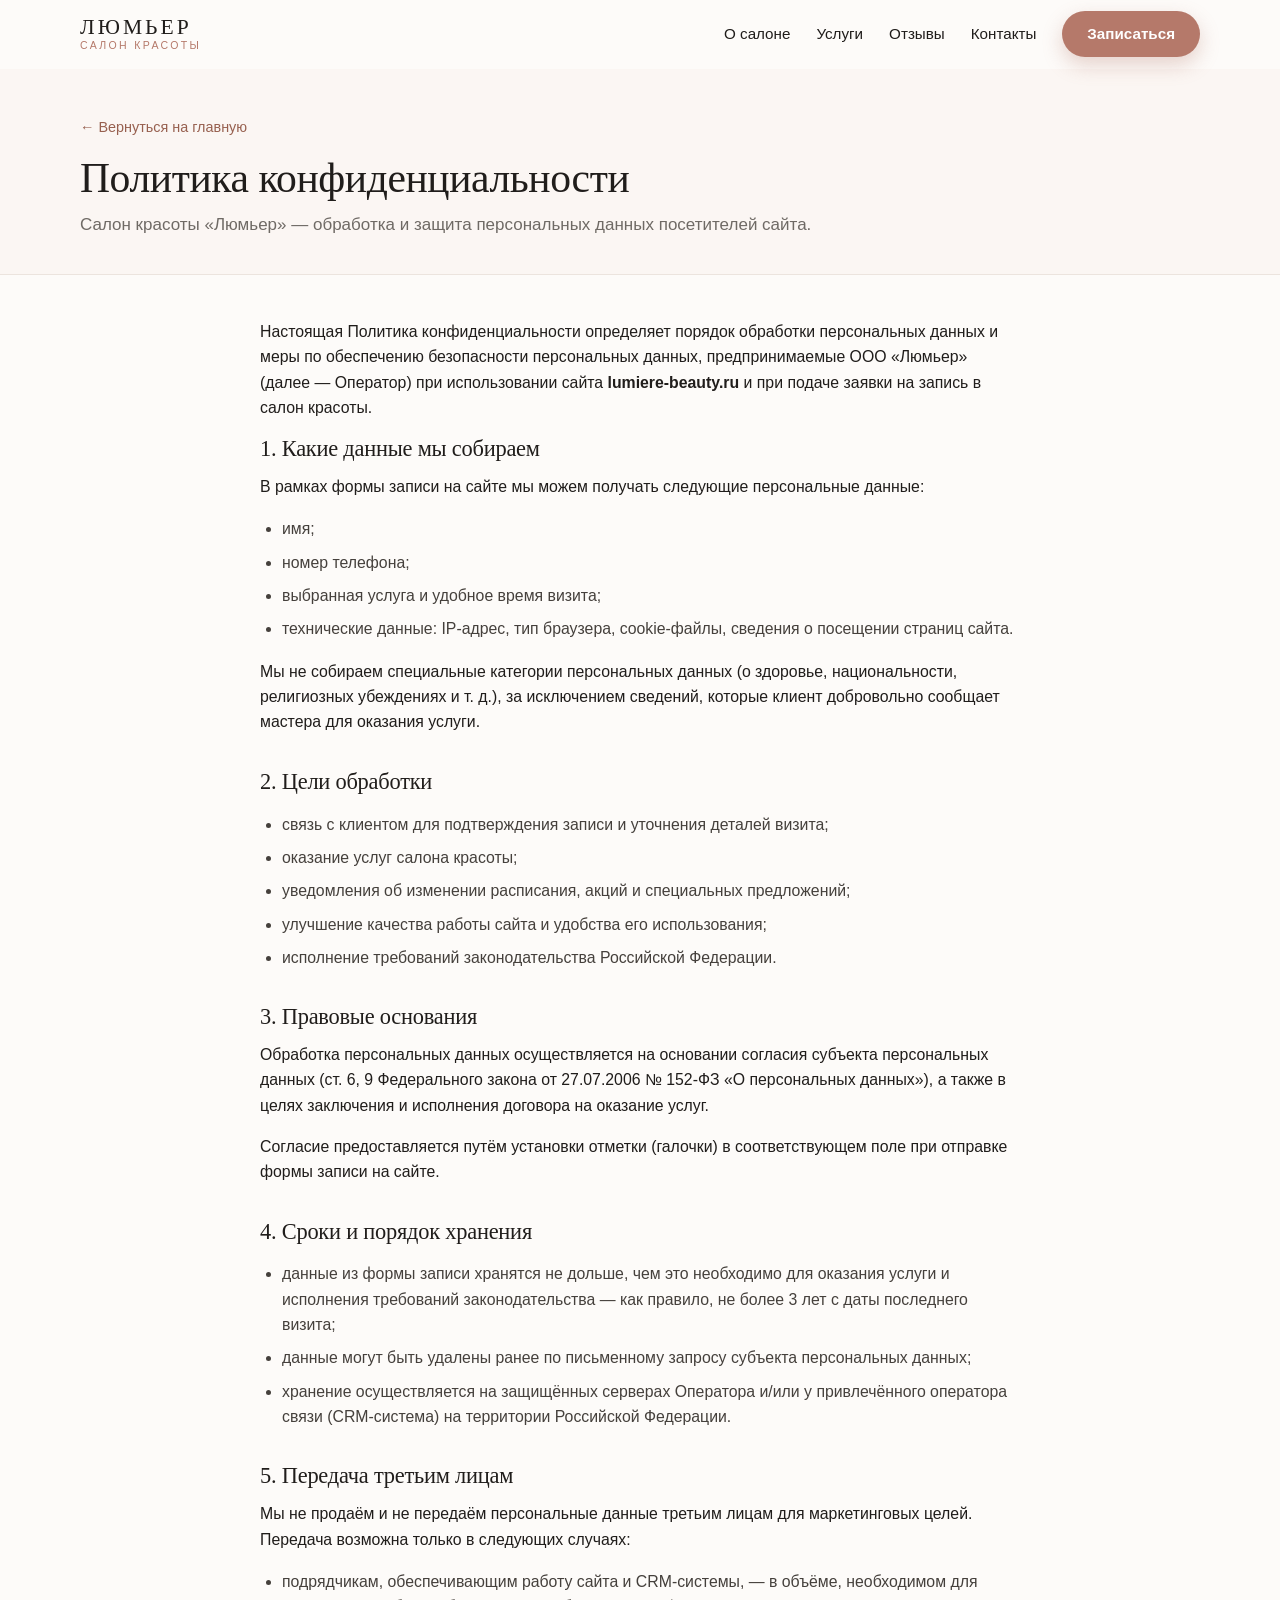
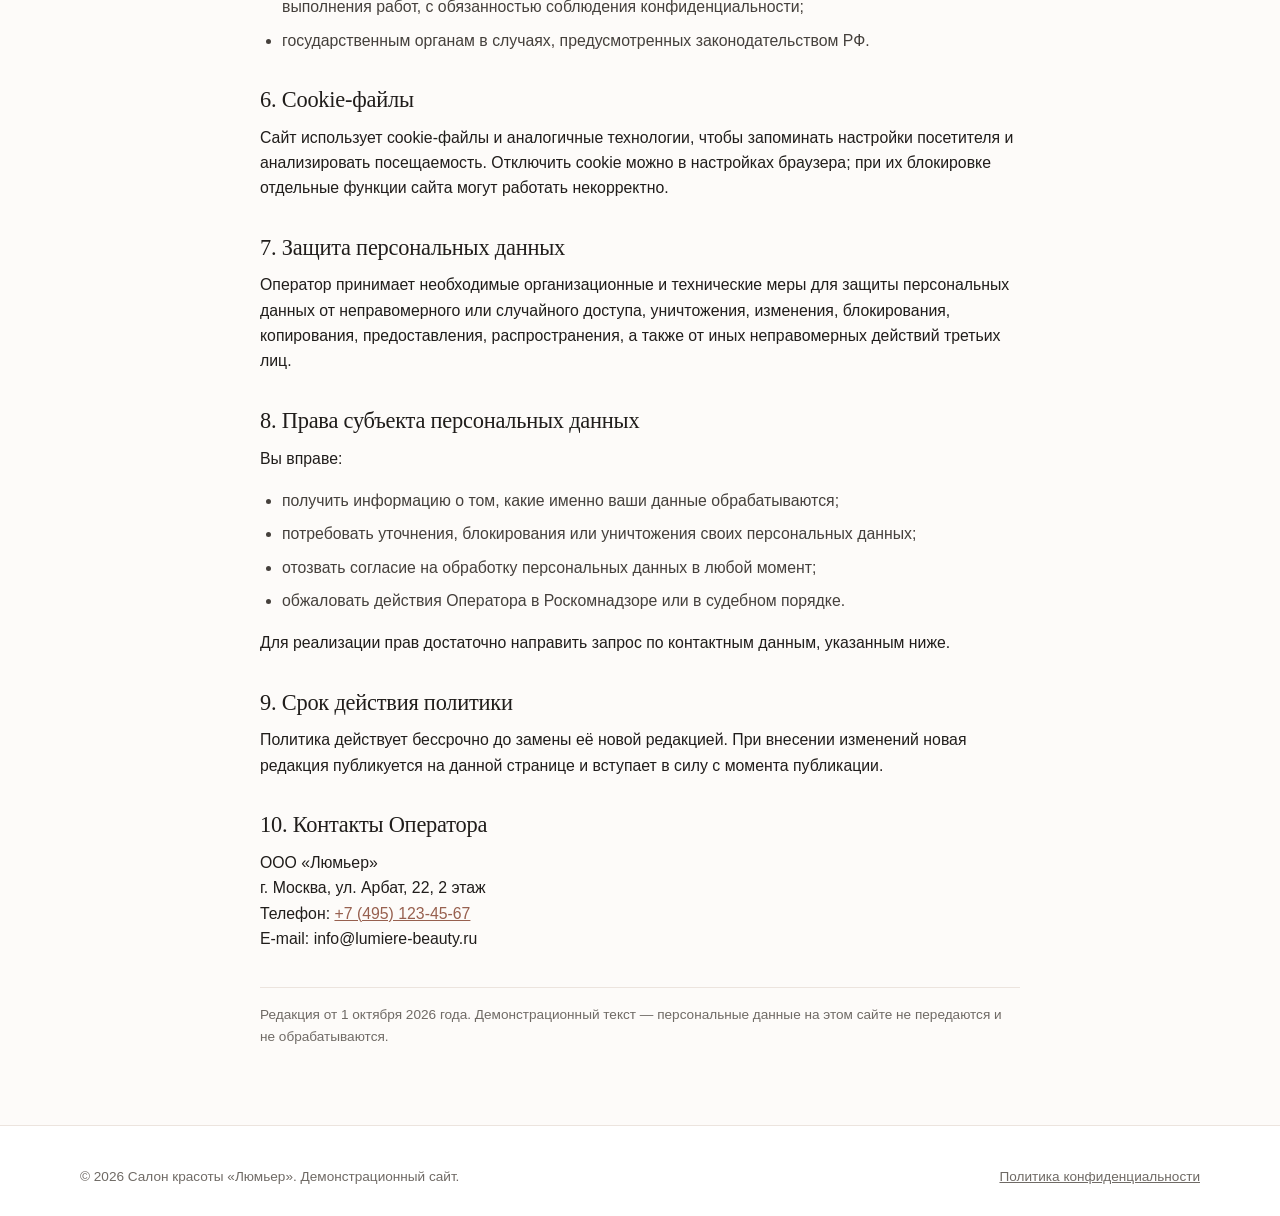
<file: policy.html>
<!DOCTYPE html>
<html lang="ru">
<head>
  <meta charset="UTF-8">
  <meta name="viewport" content="width=device-width, initial-scale=1.0">
  <title>Политика конфиденциальности — салон красоты «Люмьер»</title>
  <meta name="description" content="Политика конфиденциальности и обработки персональных данных салона красоты «Люмьер».">
  <link rel="icon" href="favicon.svg" type="image/svg+xml">
  <link rel="stylesheet" href="style.css">
</head>
<body>

<header class="header" id="header">
  <div class="container nav">
    <a class="logo" href="index.html">
      <b>ЛЮМЬЕР</b>
      <span>салон красоты</span>
    </a>

    <nav class="nav-links" id="navLinks">
      <a href="index.html#about">О салоне</a>
      <a href="index.html#services">Услуги</a>
      <a href="index.html#reviews">Отзывы</a>
      <a href="index.html#contacts">Контакты</a>
      <a class="btn btn-accent" href="index.html#booking">Записаться</a>
    </nav>

    <button class="burger" id="burger" aria-label="Открыть меню" aria-expanded="false" aria-controls="navLinks">
      <span></span>
    </button>
  </div>
</header>

<main>
  <div class="page-head">
    <div class="container">
      <a class="back-link" href="index.html">← Вернуться на главную</a>
      <h1>Политика конфиденциальности</h1>
      <p>Салон красоты «Люмьер» — обработка и защита персональных данных посетителей сайта.</p>
    </div>
  </div>

  <article class="article">
    <p>Настоящая Политика конфиденциальности определяет порядок обработки персональных данных и меры по обеспечению безопасности персональных данных, предпринимаемые ООО «Люмьер» (далее — Оператор) при использовании сайта <strong>lumiere-beauty.ru</strong> и при подаче заявки на запись в салон красоты.</p>

    <h2>1. Какие данные мы собираем</h2>
    <p>В рамках формы записи на сайте мы можем получать следующие персональные данные:</p>
    <ul>
      <li>имя;</li>
      <li>номер телефона;</li>
      <li>выбранная услуга и удобное время визита;</li>
      <li>технические данные: IP-адрес, тип браузера, cookie-файлы, сведения о посещении страниц сайта.</li>
    </ul>
    <p>Мы не собираем специальные категории персональных данных (о здоровье, национальности, религиозных убеждениях и т. д.), за исключением сведений, которые клиент добровольно сообщает мастера для оказания услуги.</p>

    <h2>2. Цели обработки</h2>
    <ul>
      <li>связь с клиентом для подтверждения записи и уточнения деталей визита;</li>
      <li>оказание услуг салона красоты;</li>
      <li>уведомления об изменении расписания, акций и специальных предложений;</li>
      <li>улучшение качества работы сайта и удобства его использования;</li>
      <li>исполнение требований законодательства Российской Федерации.</li>
    </ul>

    <h2>3. Правовые основания</h2>
    <p>Обработка персональных данных осуществляется на основании согласия субъекта персональных данных (ст. 6, 9 Федерального закона от 27.07.2006 № 152-ФЗ «О персональных данных»), а также в целях заключения и исполнения договора на оказание услуг.</p>
    <p>Согласие предоставляется путём установки отметки (галочки) в соответствующем поле при отправке формы записи на сайте.</p>

    <h2>4. Сроки и порядок хранения</h2>
    <ul>
      <li>данные из формы записи хранятся не дольше, чем это необходимо для оказания услуги и исполнения требований законодательства — как правило, не более 3 лет с даты последнего визита;</li>
      <li>данные могут быть удалены ранее по письменному запросу субъекта персональных данных;</li>
      <li>хранение осуществляется на защищённых серверах Оператора и/или у привлечённого оператора связи (CRM-система) на территории Российской Федерации.</li>
    </ul>

    <h2>5. Передача третьим лицам</h2>
    <p>Мы не продаём и не передаём персональные данные третьим лицам для маркетинговых целей. Передача возможна только в следующих случаях:</p>
    <ul>
      <li>подрядчикам, обеспечивающим работу сайта и CRM-системы, — в объёме, необходимом для выполнения работ, с обязанностью соблюдения конфиденциальности;</li>
      <li>государственным органам в случаях, предусмотренных законодательством РФ.</li>
    </ul>

    <h2>6. Cookie-файлы</h2>
    <p>Сайт использует cookie-файлы и аналогичные технологии, чтобы запоминать настройки посетителя и анализировать посещаемость. Отключить cookie можно в настройках браузера; при их блокировке отдельные функции сайта могут работать некорректно.</p>

    <h2>7. Защита персональных данных</h2>
    <p>Оператор принимает необходимые организационные и технические меры для защиты персональных данных от неправомерного или случайного доступа, уничтожения, изменения, блокирования, копирования, предоставления, распространения, а также от иных неправомерных действий третьих лиц.</p>

    <h2>8. Права субъекта персональных данных</h2>
    <p>Вы вправе:</p>
    <ul>
      <li>получить информацию о том, какие именно ваши данные обрабатываются;</li>
      <li>потребовать уточнения, блокирования или уничтожения своих персональных данных;</li>
      <li>отозвать согласие на обработку персональных данных в любой момент;</li>
      <li>обжаловать действия Оператора в Роскомнадзоре или в судебном порядке.</li>
    </ul>
    <p>Для реализации прав достаточно направить запрос по контактным данным, указанным ниже.</p>

    <h2>9. Срок действия политики</h2>
    <p>Политика действует бессрочно до замены её новой редакцией. При внесении изменений новая редакция публикуется на данной странице и вступает в силу с момента публикации.</p>

    <h2>10. Контакты Оператора</h2>
    <p>
      ООО «Люмьер»<br>
      г. Москва, ул. Арбат, 22, 2 этаж<br>
      Телефон: <a href="tel:+74951234567">+7 (495) 123-45-67</a><br>
      E-mail: info@lumiere-beauty.ru
    </p>

    <p class="updated">Редакция от 1 октября 2026 года. Демонстрационный текст — персональные данные на этом сайте не передаются и не обрабатываются.</p>
  </article>
</main>

<footer class="footer">
  <div class="container">
    <div class="footer-bottom" style="margin-top:0;border-top:0;padding-top:0">
      <span>© <span id="year">2026</span> Салон красоты «Люмьер». Демонстрационный сайт.</span>
      <a href="policy.html">Политика конфиденциальности</a>
    </div>
  </div>
</footer>

<script src="script.js"></script>
</body>
</html>
</file>
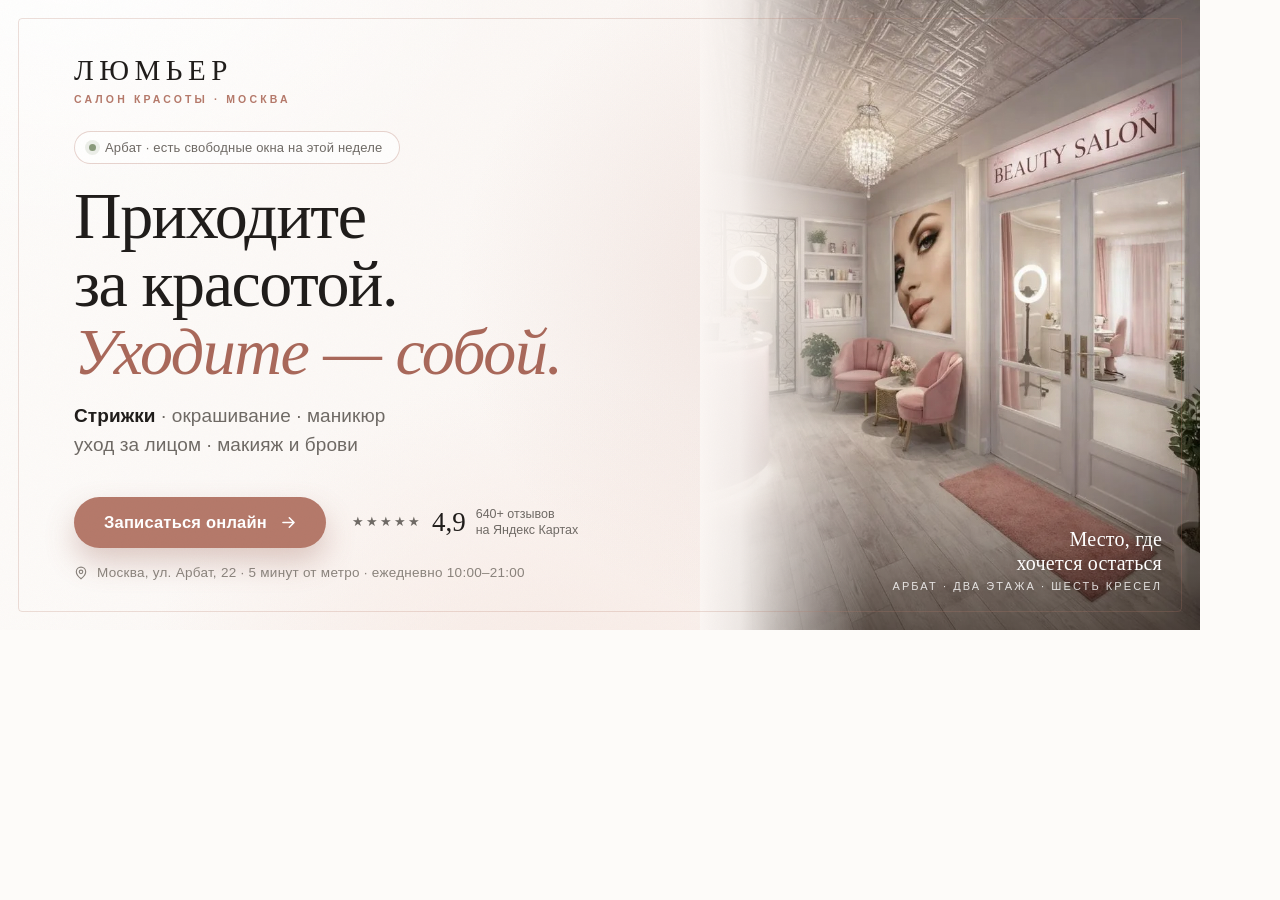
<file: tools/og-card.html>
<!DOCTYPE html>
<html lang="ru">
<head>
<meta charset="UTF-8">
<meta name="robots" content="noindex, nofollow">
<title>OG-карточка «Люмьер»</title>
<style>
  @page { size: 1200px 630px; margin: 0; }

  * { box-sizing: border-box; margin: 0; padding: 0; }

  html, body {
    width: 1200px;
    height: 630px;
    overflow: hidden;
  }

  body {
    font-family: "Segoe UI", -apple-system, BlinkMacSystemFont, Arial, sans-serif;
    color: #201d1b;
    background: #fdfbf9;
  }

  .card {
    position: relative;
    width: 1200px;
    height: 630px;
    overflow: hidden;
    background:
      radial-gradient(720px 520px at 6% -12%, #ffffff 0%, rgba(255,255,255,0) 62%),
      radial-gradient(640px 560px at 46% 118%, #f7e9e3 0%, rgba(247,233,227,0) 66%),
      linear-gradient(104deg, #fdfbf9 0%, #fbf6f3 58%, #f7efec 100%);
  }

  /* мягкое свечение слева от фотографии */
  .card::before {
    content: "";
    position: absolute;
    inset: 0;
    background: radial-gradient(480px 480px at 66% 46%, rgba(181,121,106,0.14), rgba(181,121,106,0) 70%);
    pointer-events: none;
  }

  /* тонкая внутренняя рамка */
  .card::after {
    content: "";
    position: absolute;
    inset: 18px;
    border: 1px solid rgba(181, 121, 106, 0.24);
    border-radius: 4px;
    pointer-events: none;
    z-index: 5;
  }

  .content {
    position: relative;
    z-index: 3;
    width: 700px;
    height: 100%;
    padding: 56px 0 50px 74px;
    display: flex;
    flex-direction: column;
    justify-content: space-between;
  }

  /* ---------- шапка ---------- */
  .brand { display: block; }

  .brand-name {
    font-family: Georgia, "Times New Roman", serif;
    font-size: 29px;
    line-height: 1;
    letter-spacing: 0.19em;
    color: #201d1b;
  }

  .brand-sub {
    margin-top: 9px;
    font-size: 10.5px;
    line-height: 1;
    letter-spacing: 0.3em;
    text-transform: uppercase;
    color: #b5796a;
    font-weight: 600;
  }

  .badge {
    display: inline-flex;
    align-items: center;
    gap: 9px;
    margin-top: 26px;
    padding: 9px 17px 9px 14px;
    border: 1px solid rgba(181, 121, 106, 0.32);
    border-radius: 999px;
    background: rgba(255, 255, 255, 0.66);
    font-size: 13px;
    line-height: 1;
    letter-spacing: 0.015em;
    color: #6f6a65;
    white-space: nowrap;
  }

  .dot {
    width: 7px;
    height: 7px;
    border-radius: 50%;
    background: #8a9a7b;
    box-shadow: 0 0 0 4px rgba(138, 154, 123, 0.16);
  }

  h1 {
    margin-top: 18px;
    font-family: Georgia, "Times New Roman", serif;
    font-size: 66px;
    font-weight: 400;
    line-height: 1.035;
    letter-spacing: -0.022em;
    color: #201d1b;
  }

  h1 em {
    font-style: italic;
    color: #a9685a;
  }

  .services {
    margin-top: 16px;
    font-size: 19px;
    line-height: 1.5;
    letter-spacing: 0.005em;
    color: #6f6a65;
  }

  .services b { color: #201d1b; font-weight: 600; }

  /* ---------- низ ---------- */
  .cta-row {
    display: flex;
    align-items: center;
    gap: 26px;
  }

  .cta {
    display: inline-flex;
    align-items: center;
    gap: 12px;
    padding: 16px 28px 16px 30px;
    border-radius: 999px;
    background: #b5796a;
    color: #ffffff;
    font-size: 16.5px;
    font-weight: 600;
    letter-spacing: 0.012em;
    box-shadow: 0 14px 30px rgba(150, 90, 75, 0.3);
    white-space: nowrap;
  }

  .cta svg { display: block; }

  .rating {
    display: flex;
    align-items: center;
    gap: 10px;
    white-space: nowrap;
  }

  .stars {
    font-size: 15px;
    letter-spacing: 2px;
    color: #b5796a;
    line-height: 1;
  }

  .rating b {
    font-family: Georgia, "Times New Roman", serif;
    font-size: 27px;
    font-weight: 400;
    line-height: 1;
    color: #201d1b;
  }

  .rating span {
    font-size: 12.5px;
    line-height: 1.25;
    color: #6f6a65;
    max-width: 104px;
    white-space: normal;
  }

  .address {
    margin-top: 17px;
    display: flex;
    align-items: center;
    gap: 9px;
    font-size: 13.5px;
    letter-spacing: 0.02em;
    color: #8a837c;
  }

  .address svg { display: block; flex: none; }

  /* ---------- фото ---------- */
  .photo {
    position: absolute;
    z-index: 1;
    top: 0;
    right: 0;
    width: 500px;
    height: 630px;
    overflow: hidden;
    background: #e9ddd6;
  }

  .photo img {
    position: absolute;
    inset: 0;
    width: 100%;
    height: 100%;
    object-fit: cover;
    object-position: 50% 50%;
  }

  /* растворяем левый край фото в фоне */
  .photo-fade {
    position: absolute;
    inset: 0;
    background:
      linear-gradient(90deg, #fbf6f3 0%, rgba(251,246,243,0.92) 8%, rgba(251,246,243,0) 34%),
      linear-gradient(0deg, rgba(28, 18, 12, 0.58) 0%, rgba(28, 18, 12, 0.22) 20%, rgba(28, 18, 12, 0) 46%);
    pointer-events: none;
  }

  /* УТП поверх фото */
  .photo-note {
    position: absolute;
    right: 38px;
    bottom: 38px;
    z-index: 4;
    text-align: right;
    color: #ffffff;
    text-shadow: 0 1px 12px rgba(30, 18, 12, 0.35);
  }

  .photo-note b {
    display: block;
    font-family: Georgia, "Times New Roman", serif;
    font-size: 20px;
    font-weight: 400;
    letter-spacing: 0.01em;
    line-height: 1.2;
  }

  .photo-note span {
    display: block;
    margin-top: 5px;
    font-size: 11px;
    letter-spacing: 0.19em;
    text-transform: uppercase;
    opacity: 0.82;
  }

  .grain {
    position: absolute;
    inset: 0;
    z-index: 4;
    opacity: 0.045;
    mix-blend-mode: multiply;
    pointer-events: none;
    background-image: url("data:image/svg+xml,%3Csvg xmlns='http://www.w3.org/2000/svg' width='180' height='180'%3E%3Cfilter id='n'%3E%3CfeTurbulence type='fractalNoise' baseFrequency='0.85' numOctaves='3'/%3E%3C/filter%3E%3Crect width='180' height='180' filter='url(%23n)' opacity='0.6'/%3E%3C/svg%3E");
  }
</style>
</head>
<body>
  <div class="card">

    <div class="photo">
      <img src="../images/интерьер2.webp" alt="">
      <div class="photo-fade"></div>
      <div class="photo-note">
        <b>Место, где<br>хочется остаться</b>
        <span>Арбат · два этажа · шесть кресел</span>
      </div>
    </div>

    <div class="content">
      <div class="top">
        <div class="brand">
          <div class="brand-name">ЛЮМЬЕР</div>
          <div class="brand-sub">салон красоты · Москва</div>
        </div>

        <div class="badge">
          <span class="dot"></span>
          Арбат · есть свободные окна на этой неделе
        </div>

        <h1>Приходите<br>за красотой.<br><em>Уходите — собой.</em></h1>

        <p class="services">
          <b>Стрижки</b> · окрашивание · маникюр<br>
          уход за лицом · макияж и брови
        </p>
      </div>

      <div class="bottom">
        <div class="cta-row">
          <div class="cta">
            Записаться онлайн
            <svg width="19" height="19" viewBox="0 0 24 24" fill="none" stroke="currentColor" stroke-width="2" stroke-linecap="round" stroke-linejoin="round" aria-hidden="true">
              <path d="M5 12h14M13 6l6 6-6 6"/>
            </svg>
          </div>

          <div class="rating">
            <span class="stars" aria-hidden="true">★★★★★</span>
            <b>4,9</b>
            <span>640+ отзывов<br>на Яндекс Картах</span>
          </div>
        </div>

        <div class="address">
          <svg width="14" height="14" viewBox="0 0 24 24" fill="none" stroke="currentColor" stroke-width="2" stroke-linecap="round" stroke-linejoin="round" aria-hidden="true">
            <path d="M20 10c0 6-8 12-8 12S4 16 4 10a8 8 0 1 1 16 0Z"/><circle cx="12" cy="10" r="3"/>
          </svg>
          Москва, ул. Арбат, 22 · 5 минут от метро · ежедневно 10:00–21:00
        </div>
      </div>
    </div>

    <div class="grain"></div>
  </div>
</body>
</html>
</file>
<file: style.css>
/* ============================================
   Салон красоты «Люмьер» — стили демо-сайта
   ============================================ */

:root {
  --bg: #fdfbf9;
  --surface: #ffffff;
  --cream: #fbf6f3;
  --blush: #f7efec;
  --line: #ece4de;
  --ink: #201d1b;
  --muted: #6f6a65;
  --accent: #b5796a;
  --accent-dark: #97604f;
  --accent-soft: #f0e0da;
  --radius: 20px;
  --radius-sm: 12px;
  --shadow: 0 10px 30px rgba(60, 40, 30, 0.07);
  --shadow-lg: 0 24px 60px rgba(60, 40, 30, 0.12);
  --font-sans: -apple-system, BlinkMacSystemFont, "Segoe UI", Roboto,
    "Helvetica Neue", Arial, sans-serif;
  --font-serif: Georgia, "PT Serif", "Times New Roman", serif;
  --header-h: 68px;
}

*,
*::before,
*::after {
  box-sizing: border-box;
}

html {
  scroll-behavior: smooth;
}

body {
  margin: 0;
  font-family: var(--font-sans);
  font-size: 17px;
  line-height: 1.6;
  color: var(--ink);
  background: var(--bg);
  -webkit-font-smoothing: antialiased;
  overflow-x: clip;
}

img {
  max-width: 100%;
  display: block;
}

a {
  color: var(--accent-dark);
}

h1,
h2,
h3 {
  font-family: var(--font-serif);
  font-weight: 400;
  line-height: 1.15;
  letter-spacing: -0.01em;
  margin: 0 0 0.5em;
}

h1 {
  font-size: clamp(2rem, 5vw, 3rem);
}

h2 {
  font-size: clamp(1.7rem, 4vw, 2.6rem);
}

h3 {
  font-size: 1.2rem;
}

p {
  margin: 0 0 1em;
}

.container {
  width: 100%;
  max-width: 1160px;
  margin: 0 auto;
  padding: 0 20px;
}

section {
  scroll-margin-top: calc(var(--header-h) + 10px);
}

#booking {
  scroll-margin-top: calc(var(--header-h) + 12px);
}

.section {
  padding: 64px 0;
}

.section-head {
  text-align: center;
  max-width: 640px;
  margin: 0 auto 40px;
}

.eyebrow {
  display: inline-block;
  font-size: 0.78rem;
  letter-spacing: 0.18em;
  text-transform: uppercase;
  color: var(--accent);
  font-weight: 600;
  margin-bottom: 12px;
}

.section-head p {
  color: var(--muted);
  margin: 0;
}

/* ---------- Кнопки ---------- */
.btn {
  display: inline-flex;
  align-items: center;
  justify-content: center;
  gap: 8px;
  padding: 14px 30px;
  border-radius: 999px;
  border: 1px solid transparent;
  font: inherit;
  font-size: 1rem;
  font-weight: 600;
  text-decoration: none;
  cursor: pointer;
  transition: background 0.2s ease, color 0.2s ease, transform 0.15s ease,
    box-shadow 0.2s ease;
}

.btn:active {
  transform: translateY(1px);
}

.btn-accent {
  background: var(--accent);
  color: #fff;
  box-shadow: 0 8px 20px rgba(181, 121, 106, 0.32);
}

.btn-accent:hover {
  background: var(--accent-dark);
  color: #fff;
}

.btn-ghost {
  background: transparent;
  color: var(--ink);
  border-color: var(--line);
}

.btn-ghost:hover {
  border-color: var(--accent);
  color: var(--accent-dark);
}

.btn-block {
  width: 100%;
}

/* ---------- Шапка ---------- */
.header {
  position: sticky;
  top: 0;
  z-index: 50;
  background: rgba(253, 251, 249, 0.88);
  backdrop-filter: blur(12px);
  -webkit-backdrop-filter: blur(12px);
  border-bottom: 1px solid transparent;
  transition: border-color 0.25s ease, box-shadow 0.25s ease;
}

.header.scrolled {
  border-bottom-color: var(--line);
  box-shadow: 0 4px 20px rgba(60, 40, 30, 0.06);
}

.nav {
  height: var(--header-h);
  display: flex;
  align-items: center;
  justify-content: space-between;
  gap: 16px;
}

.logo {
  display: flex;
  flex-direction: column;
  text-decoration: none;
  color: var(--ink);
  line-height: 1.1;
}

.logo b {
  font-family: var(--font-serif);
  font-size: 1.35rem;
  font-weight: 400;
  letter-spacing: 0.14em;
}

.logo span {
  font-size: 0.66rem;
  letter-spacing: 0.22em;
  text-transform: uppercase;
  color: var(--accent);
}

.nav-links {
  display: flex;
  align-items: center;
  gap: 26px;
}

.nav-links a:not(.btn) {
  color: var(--ink);
  text-decoration: none;
  font-size: 0.95rem;
  font-weight: 500;
  transition: color 0.2s ease;
}

.nav-links a:not(.btn):hover {
  color: var(--accent-dark);
}

.nav-links .btn {
  padding: 10px 24px;
  font-size: 0.95rem;
}

.burger {
  display: none;
  width: 44px;
  height: 44px;
  border: 1px solid var(--line);
  border-radius: 12px;
  background: var(--surface);
  cursor: pointer;
  padding: 0;
  align-items: center;
  justify-content: center;
}

.burger span {
  position: relative;
  display: block;
  width: 18px;
  height: 2px;
  background: var(--ink);
  border-radius: 2px;
  transition: background 0.2s ease;
}

.burger span::before,
.burger span::after {
  content: "";
  position: absolute;
  left: 0;
  width: 18px;
  height: 2px;
  background: var(--ink);
  border-radius: 2px;
  transition: transform 0.25s ease, top 0.25s ease;
}

.burger span::before {
  top: -6px;
}

.burger span::after {
  top: 6px;
}

.header.open .burger span {
  background: transparent;
}

.header.open .burger span::before {
  top: 0;
  transform: rotate(45deg);
}

.header.open .burger span::after {
  top: 0;
  transform: rotate(-45deg);
}

/* ---------- Первый экран с формой записи ---------- */
.hero {
  position: relative;
  padding: 44px 0 52px;
  /* clip, а не hidden: иначе scrollIntoView() «залипает» на этом блоке */
  overflow: clip;
  /* фото салона + светлый скрим: картинка видна, а текст и форма остаются читаемыми */
  background-color: var(--cream);
  background-image:
    linear-gradient(
      95deg,
      rgba(253, 251, 249, 0.95) 0%,
      rgba(253, 251, 249, 0.88) 42%,
      rgba(252, 248, 246, 0.72) 70%,
      rgba(250, 244, 241, 0.62) 100%
    ),
    url("images/hero-haircut.jpg");
  background-repeat: no-repeat;
  background-position: center, center 30%;
  background-size: cover, cover;
}

.hero > .container {
  position: relative;
  z-index: 1;
}

.hero-grid {
  display: grid;
  grid-template-columns: 1fr;
  grid-template-areas:
    "copy"
    "form"
    "trust";
  gap: 26px;
  align-items: center;
}

.hero-copy {
  grid-area: copy;
}

.hero-form {
  grid-area: form;
}

.hero-trust {
  grid-area: trust;
}

.hero-badge {
  display: inline-flex;
  align-items: center;
  gap: 8px;
  max-width: 100%;
  background: rgba(240, 224, 218, 0.85);
  color: var(--accent-dark);
  border-radius: 999px;
  padding: 7px 16px 7px 14px;
  font-size: 0.85rem;
  font-weight: 600;
  margin-bottom: 18px;
  backdrop-filter: blur(4px);
  -webkit-backdrop-filter: blur(4px);
}

/* индикатор «есть свободные окна» */
.hero-badge .dot {
  flex: none;
  width: 8px;
  height: 8px;
  border-radius: 50%;
  background: #4fa46a;
  box-shadow: 0 0 0 3px rgba(79, 164, 106, 0.22);
}

.hero h1 {
  margin-bottom: 18px;
  text-wrap: balance;
}

.hero h1 em {
  font-style: italic;
  color: var(--accent);
}

.hero-lead {
  font-size: 1.08rem;
  /* темнее общего --muted: текст лежит поверх фотоподложки, нужен запас контраста */
  color: #4b4642;
  max-width: 46ch;
  margin-bottom: 26px;
}

.hero-actions {
  display: flex;
  flex-wrap: wrap;
  align-items: center;
  gap: 12px;
}

.hero-actions .btn {
  padding: 15px 28px;
}

/* Главная кнопка героя: акцентная «плитка» с тенью и стрелкой */
.hero-actions .btn-accent {
  box-shadow: 0 10px 24px rgba(181, 121, 106, 0.34);
}

/* Стрелка — не типографский «→», а SVG-иконка через mask:
   чёткие линии, скругленные концы, цвет наследуется от текста кнопки */
.hero-actions .btn-accent::after {
  content: "";
  width: 18px;
  height: 18px;
  position: relative;
  top: 1px;
  flex: none;
  background: currentColor;
  -webkit-mask: url("data:image/svg+xml,%3Csvg xmlns='http://www.w3.org/2000/svg' viewBox='0 0 24 24' fill='none' stroke='black' stroke-width='2' stroke-linecap='round' stroke-linejoin='round'%3E%3Cpath d='M4 12h15'/%3E%3Cpath d='m13 6 6 6-6 6'/%3E%3C/svg%3E") center / contain no-repeat;
  mask: url("data:image/svg+xml,%3Csvg xmlns='http://www.w3.org/2000/svg' viewBox='0 0 24 24' fill='none' stroke='black' stroke-width='2' stroke-linecap='round' stroke-linejoin='round'%3E%3Cpath d='M4 12h15'/%3E%3Cpath d='m13 6 6 6-6 6'/%3E%3C/svg%3E") center / contain no-repeat;
  transition: transform 0.2s ease;
}

.hero-actions .btn-accent:hover {
  box-shadow: 0 14px 30px rgba(151, 96, 79, 0.38);
}

.hero-actions .btn-accent:hover::after {
  transform: translateX(4px);
}

/* Вторая кнопка — «стеклянная», чтобы не конкурировать с основной */
.hero-actions .btn-ghost {
  background: rgba(255, 255, 255, 0.72);
  backdrop-filter: blur(6px);
  -webkit-backdrop-filter: blur(6px);
  border-color: rgba(32, 29, 27, 0.14);
}

.hero-actions .btn-ghost:hover {
  background: #fff;
  border-color: var(--accent);
  color: var(--accent-dark);
}

.hero-actions .btn:focus-visible {
  outline: 3px solid var(--accent);
  outline-offset: 3px;
}

.hero-facts {
  list-style: none;
  margin: 0 0 20px;
  padding: 0;
  display: grid;
  gap: 10px;
}

.hero-facts li {
  display: flex;
  align-items: flex-start;
  gap: 10px;
  font-size: 0.95rem;
  color: #45403c;
}

.hero-facts svg {
  flex: none;
  width: 18px;
  height: 18px;
  margin-top: 3px;
  color: var(--accent);
}

.hero-proof {
  display: inline-flex;
  flex-wrap: wrap;
  align-items: center;
  gap: 8px 10px;
  font-size: 0.92rem;
  color: var(--muted);
  background: rgba(255, 255, 255, 0.72);
  border-radius: 999px;
  padding: 8px 16px;
  backdrop-filter: blur(6px);
  -webkit-backdrop-filter: blur(6px);
}

.hero-proof .stars {
  color: #e2a33d;
  letter-spacing: 2px;
}

.hero-proof b {
  color: var(--ink);
}

.hero-form-note {
  margin: 14px 0 0;
  text-align: center;
  font-size: 0.88rem;
  color: var(--muted);
}

.hero-form-note a {
  color: var(--accent-dark);
  font-weight: 600;
  text-decoration: none;
  white-space: nowrap;
}

.hero-form-note a:hover {
  text-decoration: underline;
}

/* ---------- О салоне ---------- */
.about-grid {
  display: grid;
  grid-template-columns: 1fr;
  gap: 36px;
  align-items: center;
}

.about-media {
  position: relative;
}

.about-media .m1 {
  width: 82%;
  aspect-ratio: 4 / 3;
  object-fit: cover;
  border-radius: var(--radius);
  box-shadow: var(--shadow);
}

.about-media .m2 {
  position: absolute;
  right: 0;
  bottom: -26px;
  width: 52%;
  aspect-ratio: 1 / 1;
  object-fit: cover;
  border-radius: var(--radius);
  border: 6px solid var(--bg);
  box-shadow: var(--shadow);
}

.about-text p {
  color: var(--muted);
}

.features {
  list-style: none;
  margin: 24px 0 0;
  padding: 0;
  display: grid;
  grid-template-columns: 1fr;
  gap: 14px;
}

.features li {
  display: flex;
  gap: 12px;
  align-items: flex-start;
}

.features .ico {
  flex: none;
  width: 34px;
  height: 34px;
  border-radius: 50%;
  background: var(--accent-soft);
  color: var(--accent-dark);
  display: flex;
  align-items: center;
  justify-content: center;
}

.features .ico svg {
  width: 17px;
  height: 17px;
}

.features b {
  display: block;
  font-size: 0.98rem;
}

.features span {
  font-size: 0.9rem;
  color: var(--muted);
}

/* ---------- Галерея ---------- */
.gallery {
  padding-bottom: 56px;
}

.gallery-track {
  display: grid;
  grid-auto-flow: column;
  grid-auto-columns: 74%;
  gap: 14px;
  overflow-x: auto;
  scroll-snap-type: x mandatory;
  padding-bottom: 8px;
  margin: 0 -20px;
  padding-left: 20px;
  padding-right: 20px;
  scrollbar-width: none;
}

.gallery-track::-webkit-scrollbar {
  display: none;
}

.gallery-track img {
  scroll-snap-align: center;
  width: 100%;
  aspect-ratio: 1 / 1;
  object-fit: cover;
  border-radius: 16px;
  transition: transform 0.35s ease;
}

.gallery-track img:hover {
  transform: scale(1.02);
}

/* ---------- Услуги ---------- */
.services {
  background: var(--cream);
  border-top: 1px solid var(--line);
  border-bottom: 1px solid var(--line);
}

.services-grid {
  display: grid;
  grid-template-columns: 1fr;
  gap: 20px;
}

.service-card {
  background: var(--surface);
  border: 1px solid var(--line);
  border-radius: var(--radius);
  padding: 26px 24px;
  box-shadow: 0 6px 18px rgba(60, 40, 30, 0.04);
}

.service-card .head {
  display: flex;
  align-items: center;
  gap: 14px;
  margin-bottom: 18px;
}

.service-card .head .ico {
  flex: none;
  width: 46px;
  height: 46px;
  border-radius: 14px;
  background: var(--accent-soft);
  color: var(--accent-dark);
  display: flex;
  align-items: center;
  justify-content: center;
}

.service-card .head .ico svg {
  width: 23px;
  height: 23px;
}

.service-card h3 {
  margin: 0;
  font-size: 1.15rem;
}

.service-card .head small {
  color: var(--muted);
  font-size: 0.82rem;
}

.price-list {
  list-style: none;
  margin: 0;
  padding: 0;
}

.price-list li {
  display: flex;
  align-items: baseline;
  gap: 8px;
  padding: 9px 0;
  border-bottom: 1px dashed var(--line);
  font-size: 0.97rem;
}

.price-list li:last-child {
  border-bottom: 0;
}

.price-list .name {
  color: var(--ink);
}

.price-list .dots {
  flex: 1;
  border-bottom: 1px dotted #d8cec6;
  transform: translateY(-4px);
}

.price-list .price {
  font-weight: 600;
  white-space: nowrap;
  color: var(--accent-dark);
}

.note {
  text-align: center;
  color: var(--muted);
  font-size: 0.88rem;
  margin-top: 28px;
}

/* ---------- Отзывы ---------- */
.reviews-grid {
  display: grid;
  grid-template-columns: 1fr;
  gap: 20px;
}

.review-card {
  background: var(--surface);
  border: 1px solid var(--line);
  border-radius: var(--radius);
  padding: 26px 24px;
  box-shadow: 0 6px 18px rgba(60, 40, 30, 0.04);
  display: flex;
  flex-direction: column;
}

.review-card .stars {
  color: #e2a33d;
  letter-spacing: 3px;
  font-size: 1rem;
  margin-bottom: 12px;
}

.review-card p {
  font-size: 0.98rem;
  color: #45403c;
  flex: 1;
  margin-bottom: 18px;
}

.reviewer {
  display: flex;
  align-items: center;
  gap: 12px;
}

.avatar {
  width: 46px;
  height: 46px;
  flex: none;
  border-radius: 50%;
  background: var(--accent-soft);
  color: var(--accent-dark);
  display: flex;
  align-items: center;
  justify-content: center;
  font-family: var(--font-serif);
  font-size: 1rem;
}

.reviewer b {
  display: block;
  font-size: 0.97rem;
}

.reviewer span {
  font-size: 0.85rem;
  color: var(--muted);
}

/* ---------- Контакты ---------- */
.contacts {
  background: var(--cream);
  border-top: 1px solid var(--line);
}

.contacts-grid {
  display: grid;
  grid-template-columns: 1fr;
  gap: 28px;
}

.contact-list {
  list-style: none;
  margin: 0 0 26px;
  padding: 0;
  display: grid;
  gap: 18px;
}

.contact-list li {
  display: flex;
  gap: 14px;
  align-items: flex-start;
}

.contact-list .ico {
  flex: none;
  width: 42px;
  height: 42px;
  border-radius: 12px;
  background: var(--surface);
  border: 1px solid var(--line);
  color: var(--accent-dark);
  display: flex;
  align-items: center;
  justify-content: center;
}

.contact-list .ico svg {
  width: 20px;
  height: 20px;
}

.contact-list b {
  display: block;
  font-size: 0.85rem;
  text-transform: uppercase;
  letter-spacing: 0.08em;
  color: var(--muted);
  font-weight: 600;
  margin-bottom: 2px;
}

.contact-list a {
  color: var(--ink);
  text-decoration: none;
  font-size: 1.08rem;
  font-weight: 600;
}

.contact-list a:hover {
  color: var(--accent-dark);
}

.contact-list p {
  margin: 0;
  font-size: 1rem;
}

.socials {
  display: flex;
  gap: 12px;
}

.socials a {
  display: flex;
  align-items: center;
  justify-content: center;
  width: 48px;
  height: 48px;
  border-radius: 50%;
  background: var(--surface);
  border: 1px solid var(--line);
  color: var(--ink);
  transition: background 0.2s ease, color 0.2s ease, transform 0.2s ease;
}

.socials a:hover {
  background: var(--accent);
  border-color: var(--accent);
  color: #fff;
  transform: translateY(-2px);
}

.socials svg {
  width: 22px;
  height: 22px;
}

/* ---------- Кнопка «Наверх» ---------- */
.to-top {
  position: fixed;
  right: 20px;
  bottom: 20px;
  z-index: 60;
  width: 52px;
  height: 52px;
  display: flex;
  align-items: center;
  justify-content: center;
  padding: 0;
  border-radius: 50%;
  background: var(--surface);
  border: 1px solid var(--line);
  color: var(--accent-dark);
  box-shadow: var(--shadow-lg);
  cursor: pointer;
  opacity: 0;
  visibility: hidden;
  transform: translateY(14px);
  transition: opacity 0.25s ease, transform 0.25s ease, visibility 0.25s ease,
    background 0.2s ease, color 0.2s ease, border-color 0.2s ease;
}

.to-top.show {
  opacity: 1;
  visibility: visible;
  transform: none;
}

.to-top:hover {
  background: var(--accent);
  border-color: var(--accent);
  color: #fff;
}

.to-top:focus-visible {
  outline: 3px solid var(--accent);
  outline-offset: 3px;
}

.to-top svg {
  width: 22px;
  height: 22px;
}

@media (max-width: 600px) {
  .to-top {
    right: 14px;
    bottom: 14px;
    width: 46px;
    height: 46px;
  }
}

.map {
  position: relative;
  border: 1px solid var(--line);
  border-radius: var(--radius);
  overflow: hidden;
  background: var(--surface);
  min-height: 320px;
  box-shadow: var(--shadow);
}

/* статичный снимок Яндекс Карт — подложка, если виджет не загрузился */
.map img {
  display: block;
  width: 100%;
  height: 100%;
  min-height: 320px;
  object-fit: cover;
}

.map iframe {
  position: absolute;
  inset: 0;
  display: block;
  width: 100%;
  height: 100%;
  min-height: 320px;
  border: 0;
  background: transparent;
}

.map-link {
  display: inline-block;
  margin-top: 14px;
  font-size: 0.92rem;
}

/* ---------- Форма записи (встроена в первый экран) ---------- */
.booking-card {
  background: rgba(255, 255, 255, 0.94);
  backdrop-filter: blur(16px);
  -webkit-backdrop-filter: blur(16px);
  border: 1px solid var(--line);
  border-radius: 24px;
  box-shadow: var(--shadow-lg);
  padding: 22px 20px;
}

.form-head {
  margin-bottom: 18px;
}

.form-head h2 {
  font-size: 1.3rem;
  margin-bottom: 6px;
}

.form-head p {
  margin: 0;
  font-size: 0.9rem;
  color: var(--muted);
}

.form-grid {
  display: grid;
  grid-template-columns: 1fr;
  gap: 14px;
}

/* два поля в ряд — форма компактнее и целиком попадает на первый экран */
@media (min-width: 560px) {
  .form-grid {
    grid-template-columns: repeat(2, minmax(0, 1fr));
  }
}

/* ловушка для спам-ботов — людям не видна */
.hp {
  position: absolute;
  width: 1px;
  height: 1px;
  overflow: hidden;
  clip: rect(0 0 0 0);
  clip-path: inset(50%);
  white-space: nowrap;
}

/* состояние отправки */
.btn .spinner {
  display: none;
  width: 18px;
  height: 18px;
  border: 2px solid rgba(255, 255, 255, 0.45);
  border-top-color: #fff;
  border-radius: 50%;
  animation: spin 0.7s linear infinite;
}

.btn.is-loading {
  position: relative;
}

.btn.is-loading .btn-label {
  visibility: hidden;
}

.btn.is-loading .spinner {
  display: block;
  position: absolute;
  top: 50%;
  left: 50%;
  margin: -9px 0 0 -9px;
}

.btn[disabled] {
  cursor: default;
  opacity: 0.9;
}

.booking-card.pulse {
  animation: pulse-ring 1.5s ease-out;
}

@keyframes pulse-ring {
  0% {
    box-shadow: 0 0 0 0 rgba(181, 121, 106, 0.45), var(--shadow-lg);
  }
  100% {
    box-shadow: 0 0 0 18px rgba(181, 121, 106, 0), var(--shadow-lg);
  }
}

@keyframes spin {
  to {
    transform: rotate(360deg);
  }
}

.field label {
  display: block;
  font-size: 0.88rem;
  font-weight: 600;
  margin-bottom: 7px;
}

.field .req {
  color: var(--accent);
}

.field input,
.field select {
  width: 100%;
  height: 48px;
  padding: 0 16px;
  font: inherit;
  font-size: 1rem;
  color: var(--ink);
  background: #fdfbfa;
  border: 1px solid var(--line);
  border-radius: var(--radius-sm);
  transition: border-color 0.2s ease, box-shadow 0.2s ease;
  appearance: none;
  -webkit-appearance: none;
}

.field select {
  background-image: url("data:image/svg+xml;charset=utf-8,%3Csvg xmlns='http://www.w3.org/2000/svg' width='14' height='14' viewBox='0 0 24 24' fill='none' stroke='%23b5796a' stroke-width='2.5' stroke-linecap='round' stroke-linejoin='round'%3E%3Cpolyline points='6 9 12 15 18 9'/%3E%3C/svg%3E");
  background-repeat: no-repeat;
  background-position: right 16px center;
  padding-right: 44px;
}

.field input::placeholder {
  color: #a9a29b;
}

.field input:focus,
.field select:focus {
  outline: none;
  border-color: var(--accent);
  box-shadow: 0 0 0 4px rgba(181, 121, 106, 0.14);
}

.field.invalid input,
.field.invalid select {
  border-color: #cf4b4b;
  box-shadow: 0 0 0 4px rgba(207, 75, 75, 0.1);
}

.error {
  display: none;
  color: #c33f3f;
  font-size: 0.82rem;
  margin-top: 6px;
}

.field.invalid .error {
  display: block;
}

.checkbox {
  display: flex;
  gap: 12px;
  align-items: flex-start;
  margin: 22px 0 4px;
  font-size: 0.92rem;
  color: var(--muted);
  cursor: pointer;
  position: relative;
}

/* нижний отступ переносим на обёртку — ошибка прижата к чекбоксу */
.checkbox-wrap {
  margin-bottom: 16px;
}

.checkbox input {
  position: absolute;
  opacity: 0;
  width: 1px;
  height: 1px;
}

.checkbox .box {
  flex: none;
  width: 22px;
  height: 22px;
  border-radius: 6px;
  border: 1.5px solid #cfc5bd;
  background: #fdfbfa;
  display: flex;
  align-items: center;
  justify-content: center;
  transition: background 0.2s ease, border-color 0.2s ease;
  margin-top: 1px;
}

.checkbox .box svg {
  width: 13px;
  height: 13px;
  color: #fff;
  opacity: 0;
  transform: scale(0.6);
  transition: opacity 0.15s ease, transform 0.15s ease;
}

.checkbox input:checked + .box {
  background: var(--accent);
  border-color: var(--accent);
}

.checkbox input:checked + .box svg {
  opacity: 1;
  transform: scale(1);
}

.checkbox input:focus-visible + .box {
  box-shadow: 0 0 0 4px rgba(181, 121, 106, 0.2);
}

.checkbox a {
  color: var(--accent-dark);
}

.checkbox-wrap.invalid .box {
  border-color: #cf4b4b;
}

.checkbox-wrap.invalid .error {
  display: block;
  margin-top: 4px;
}

.form-note {
  font-size: 0.82rem;
  color: var(--muted);
  text-align: center;
  margin: 14px 0 0;
}

.success {
  display: none;
  text-align: center;
  padding: 20px 6px;
}

.success.show {
  display: block;
}

.success .ok {
  width: 66px;
  height: 66px;
  margin: 0 auto 18px;
  border-radius: 50%;
  background: var(--accent-soft);
  color: var(--accent-dark);
  display: flex;
  align-items: center;
  justify-content: center;
}

.success .ok svg {
  width: 30px;
  height: 30px;
}

.success h3 {
  font-size: 1.5rem;
  margin-bottom: 8px;
}

.success p {
  color: var(--muted);
  margin-bottom: 22px;
}

/* ---------- Призыв к записи ---------- */
.cta-band {
  background: var(--blush);
  border-top: 1px solid var(--line);
  padding: 36px 0;
}

.cta-inner {
  display: flex;
  flex-wrap: wrap;
  align-items: center;
  justify-content: space-between;
  gap: 20px;
}

.cta-inner h2 {
  font-size: clamp(1.3rem, 3vw, 1.85rem);
  margin-bottom: 6px;
}

.cta-inner p {
  margin: 0;
  color: var(--muted);
  max-width: 620px;
  font-size: 0.95rem;
}

.cta-inner .btn {
  flex: none;
}

@media (max-width: 599px) {
  .cta-inner .btn {
    width: 100%;
  }
}

/* ---------- Подвал ---------- */
.footer {
  background: var(--surface);
  border-top: 1px solid var(--line);
  padding: 40px 0 28px;
}

.footer-grid {
  display: grid;
  grid-template-columns: 1fr;
  gap: 26px;
  align-items: start;
}

.footer p {
  color: var(--muted);
  font-size: 0.92rem;
  margin: 10px 0 0;
  max-width: 320px;
}

.footer-nav {
  display: flex;
  flex-direction: column;
  gap: 10px;
}

.footer-nav a {
  color: var(--ink);
  text-decoration: none;
  font-size: 0.95rem;
}

.footer-nav a:hover {
  color: var(--accent-dark);
}

.footer-bottom {
  margin-top: 30px;
  padding-top: 20px;
  border-top: 1px solid var(--line);
  display: flex;
  flex-wrap: wrap;
  gap: 10px 20px;
  justify-content: space-between;
  font-size: 0.85rem;
  color: var(--muted);
}

.footer-bottom a {
  color: var(--muted);
}

/* ---------- Страница политики ---------- */
.page-head {
  background: var(--cream);
  border-bottom: 1px solid var(--line);
  padding: 44px 0 36px;
}

.page-head h1 {
  font-size: clamp(1.8rem, 4.5vw, 2.6rem);
  margin-bottom: 8px;
}

.page-head p {
  color: var(--muted);
  margin: 0;
}

.back-link {
  display: inline-flex;
  align-items: center;
  gap: 6px;
  font-size: 0.9rem;
  text-decoration: none;
  color: var(--accent-dark);
  margin-bottom: 16px;
}

.article {
  max-width: 800px;
  margin: 0 auto;
  padding: 44px 20px 64px;
}

.article h2 {
  font-size: 1.4rem;
  margin: 34px 0 12px;
}

.article h2:first-of-type {
  margin-top: 0;
}

.article ul,
.article ol {
  padding-left: 22px;
  color: #45403c;
}

.article li {
  margin-bottom: 8px;
}

.article p,
.article li {
  font-size: 0.99rem;
}

.article .updated {
  font-size: 0.85rem;
  color: var(--muted);
  border-top: 1px solid var(--line);
  padding-top: 16px;
  margin-top: 36px;
}

/* ---------- Адаптив ---------- */
@media (min-width: 600px) {
  .features {
    grid-template-columns: 1fr 1fr;
  }

  .services-grid {
    grid-template-columns: 1fr 1fr;
  }

  .gallery-track {
    grid-auto-columns: 46%;
  }
}

@media (min-width: 900px) {
  .section {
    padding: 84px 0;
  }

  .burger {
    display: none;
  }

  .hero {
    /* компактный отступ первого экрана */
    padding: 48px 0 56px;
  }

  .hero-grid {
    grid-template-columns: minmax(0, 1fr) 410px;
    grid-template-areas:
      "copy form"
      "trust form";
    gap: 22px 52px;
    align-items: center;
    align-content: center;
  }

  .hero-copy {
    align-self: end;
  }

  .hero-trust {
    align-self: start;
  }

  .hero-form {
    align-self: center;
  }

  .booking-card {
    padding: 24px 22px;
  }

  .about-grid {
    grid-template-columns: 1fr 1fr;
    gap: 56px;
  }

  .about-media .m2 {
    bottom: -30px;
  }

  .services-grid {
    grid-template-columns: repeat(4, 1fr);
    gap: 18px;
  }

  .reviews-grid {
    grid-template-columns: repeat(3, 1fr);
  }

  .contacts-grid {
    grid-template-columns: 1fr 1.1fr;
    gap: 44px;
  }

  .map,
  .map img,
  .map iframe {
    min-height: 100%;
    height: 420px;
  }

  .cta-band {
    padding: 48px 0;
  }

  .footer-grid {
    grid-template-columns: 1.4fr 1fr 1fr;
  }

  .gallery-track {
    grid-auto-flow: initial;
    grid-template-columns: repeat(4, 1fr);
    grid-auto-columns: initial;
    overflow: visible;
    margin: 0;
    padding: 0;
  }

  .gallery-track img {
    aspect-ratio: 3 / 4;
  }
}

@media (max-width: 899px) {
  .burger {
    display: flex;
  }

  .nav-links {
    position: fixed;
    top: var(--header-h);
    left: 0;
    right: 0;
    flex-direction: column;
    align-items: stretch;
    gap: 4px;
    background: var(--surface);
    border-bottom: 1px solid var(--line);
    box-shadow: 0 20px 40px rgba(60, 40, 30, 0.12);
    padding: 14px 20px 22px;
    transform: translateY(-12px);
    opacity: 0;
    visibility: hidden;
    transition: transform 0.25s ease, opacity 0.25s ease, visibility 0.25s;
  }

  .header.open .nav-links {
    transform: translateY(0);
    opacity: 1;
    visibility: visible;
  }

  .nav-links a:not(.btn) {
    padding: 12px 4px;
    border-bottom: 1px solid var(--line);
  }

  .nav-links .btn {
    margin-top: 12px;
    padding: 14px 24px;
  }
}

@media (prefers-reduced-motion: reduce) {
  html {
    scroll-behavior: auto;
  }

  * {
    transition: none !important;
    animation: none !important;
  }
}
</file>
